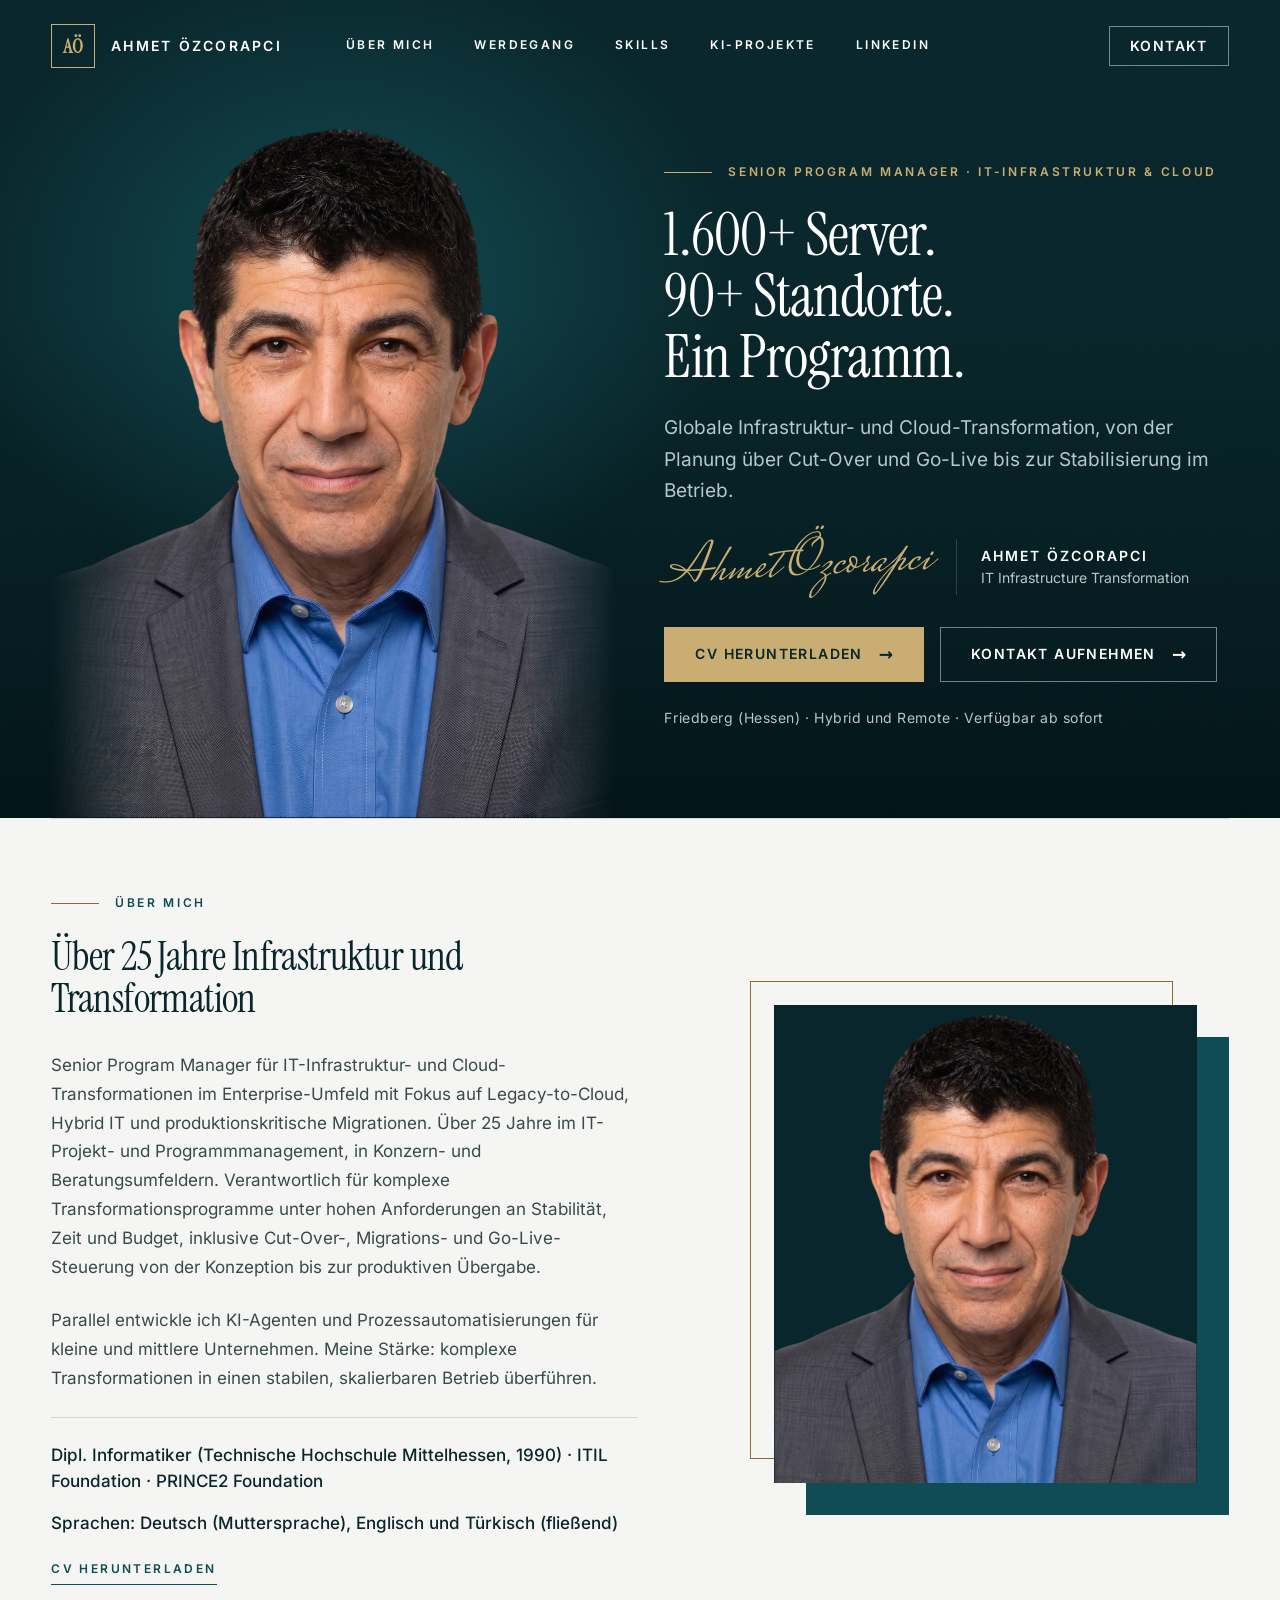
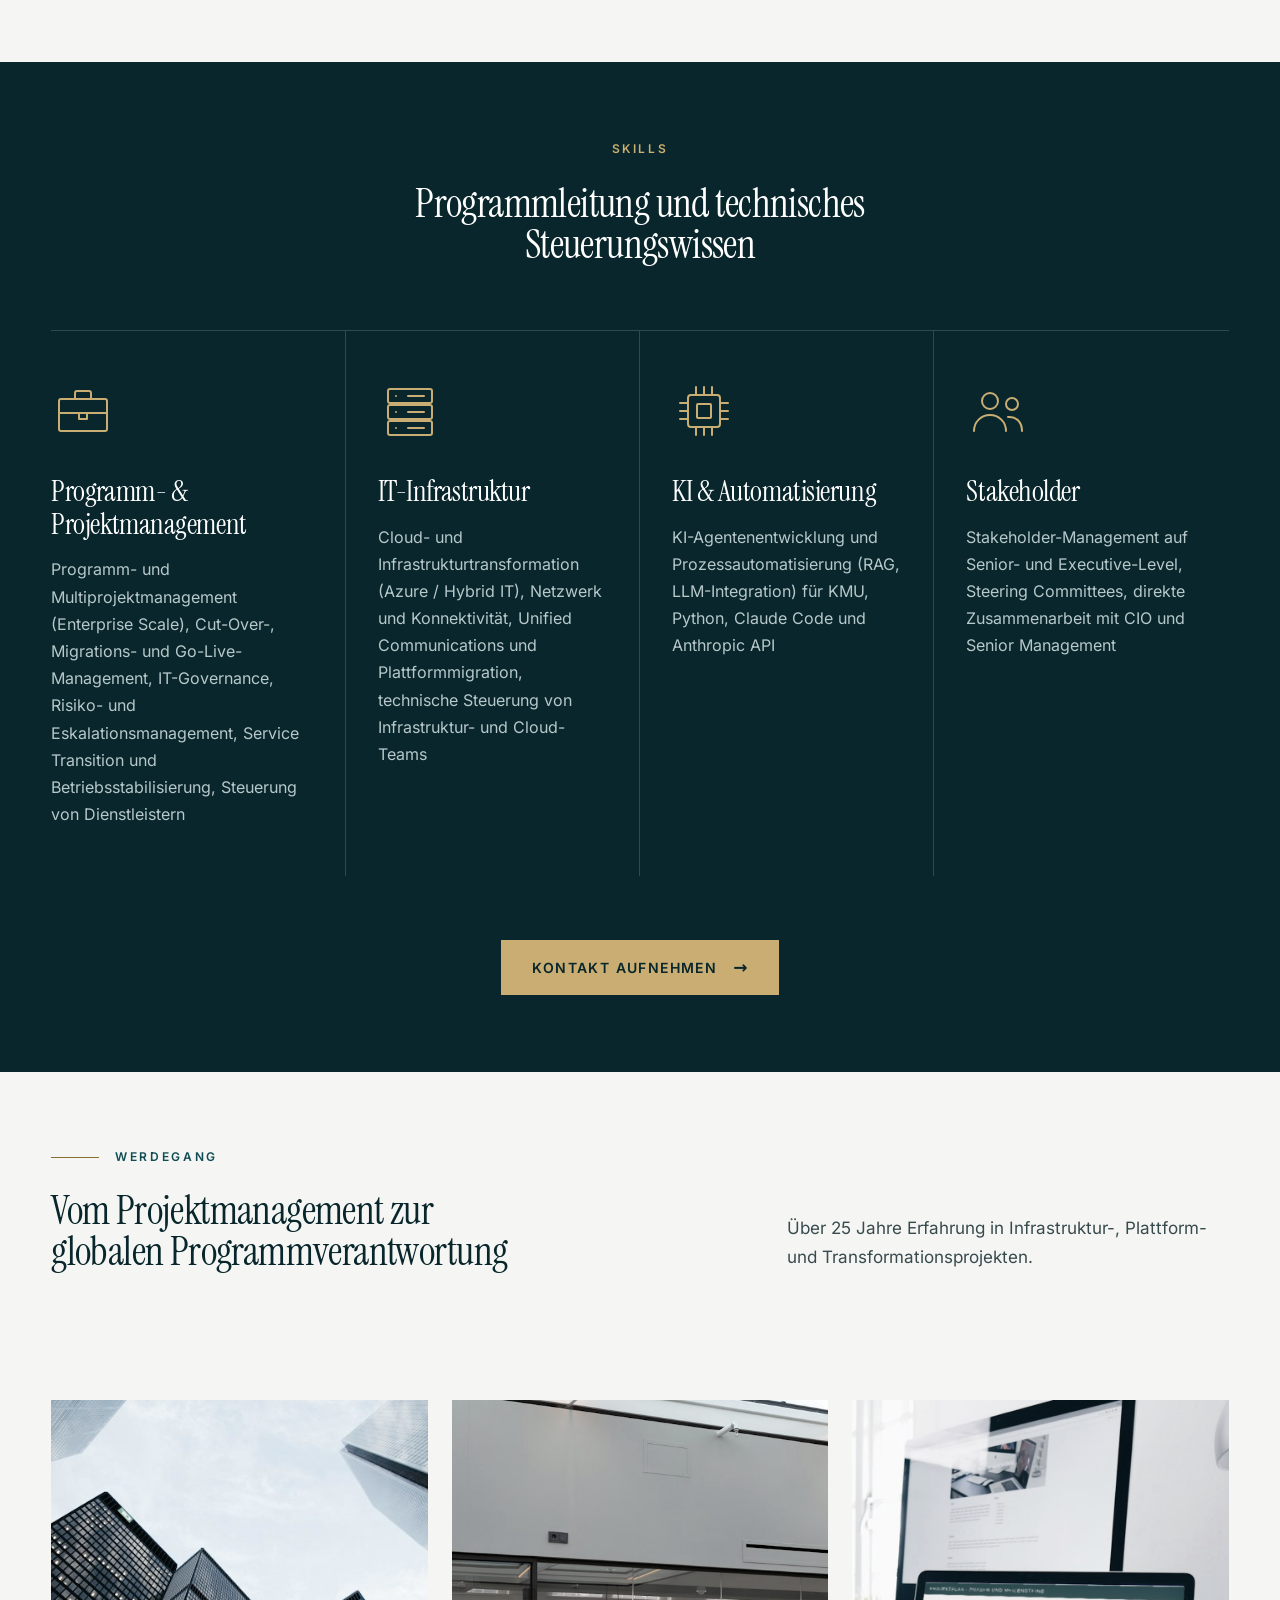
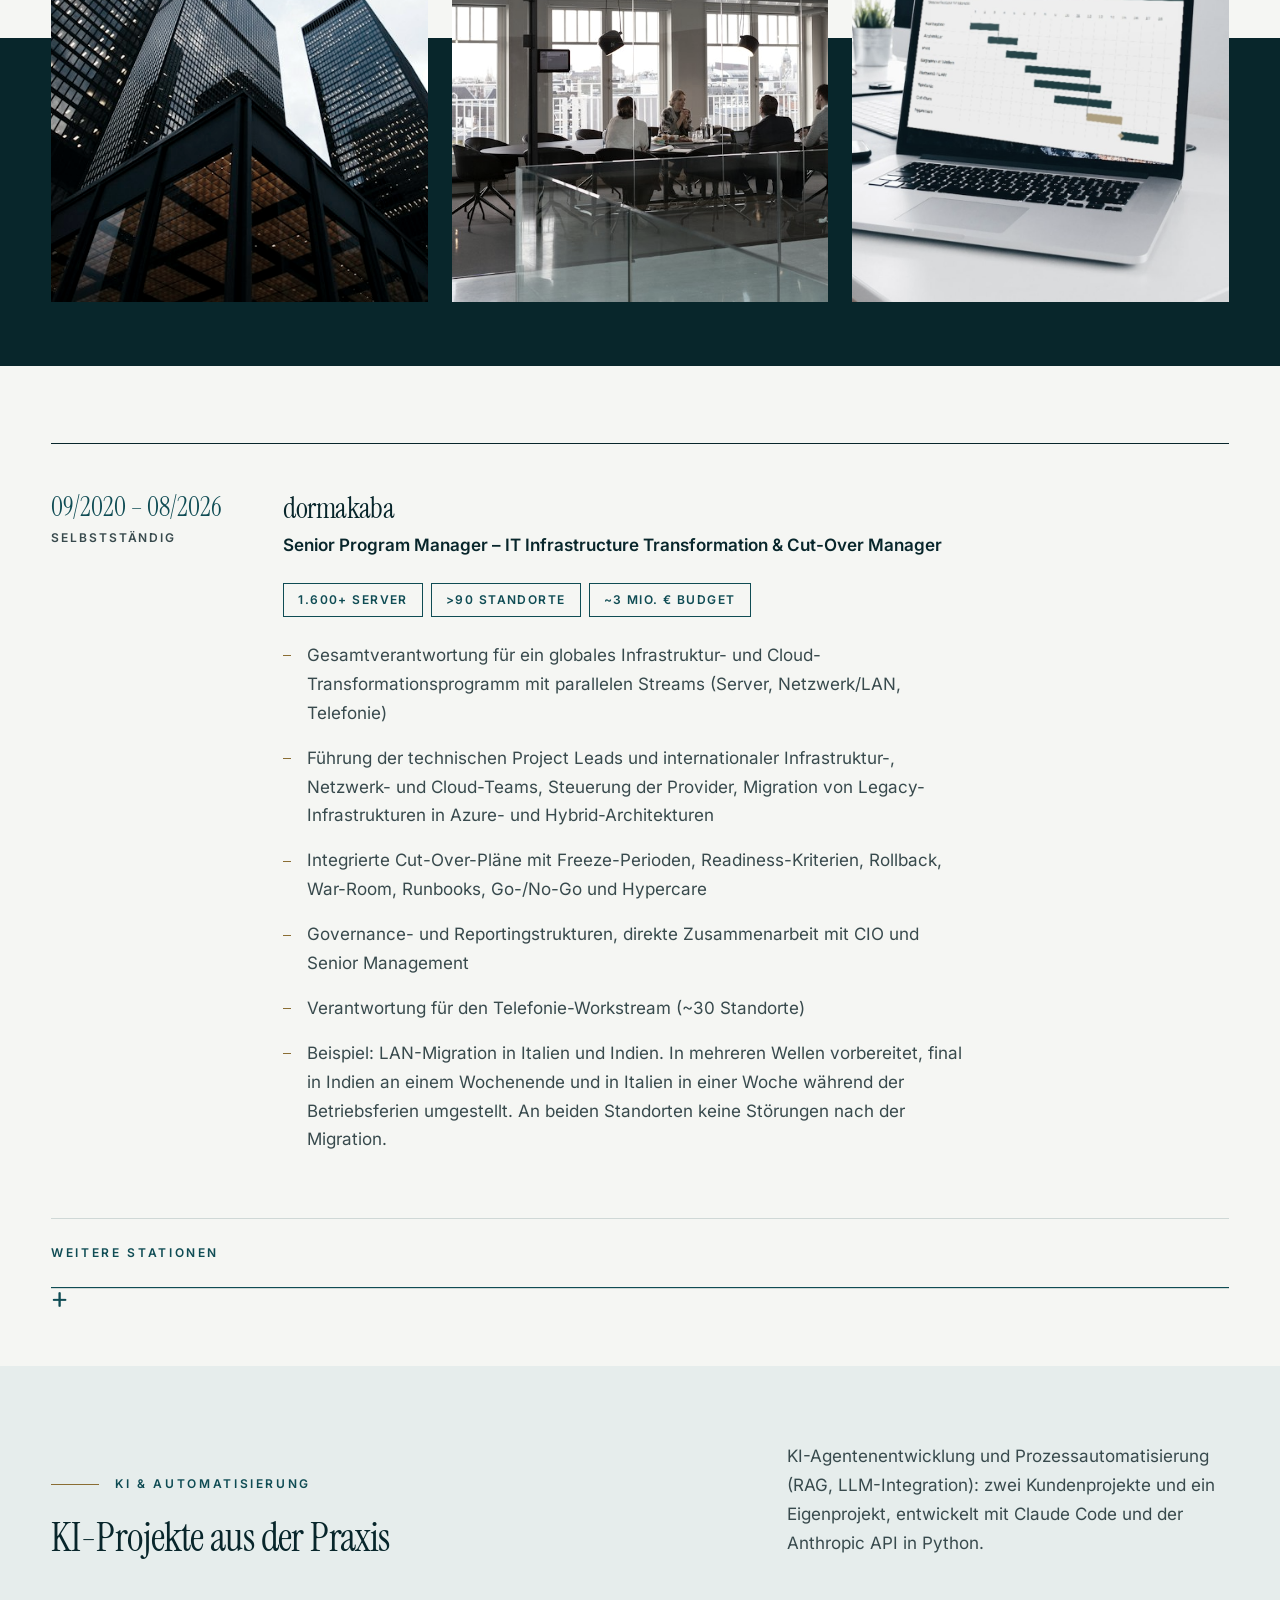
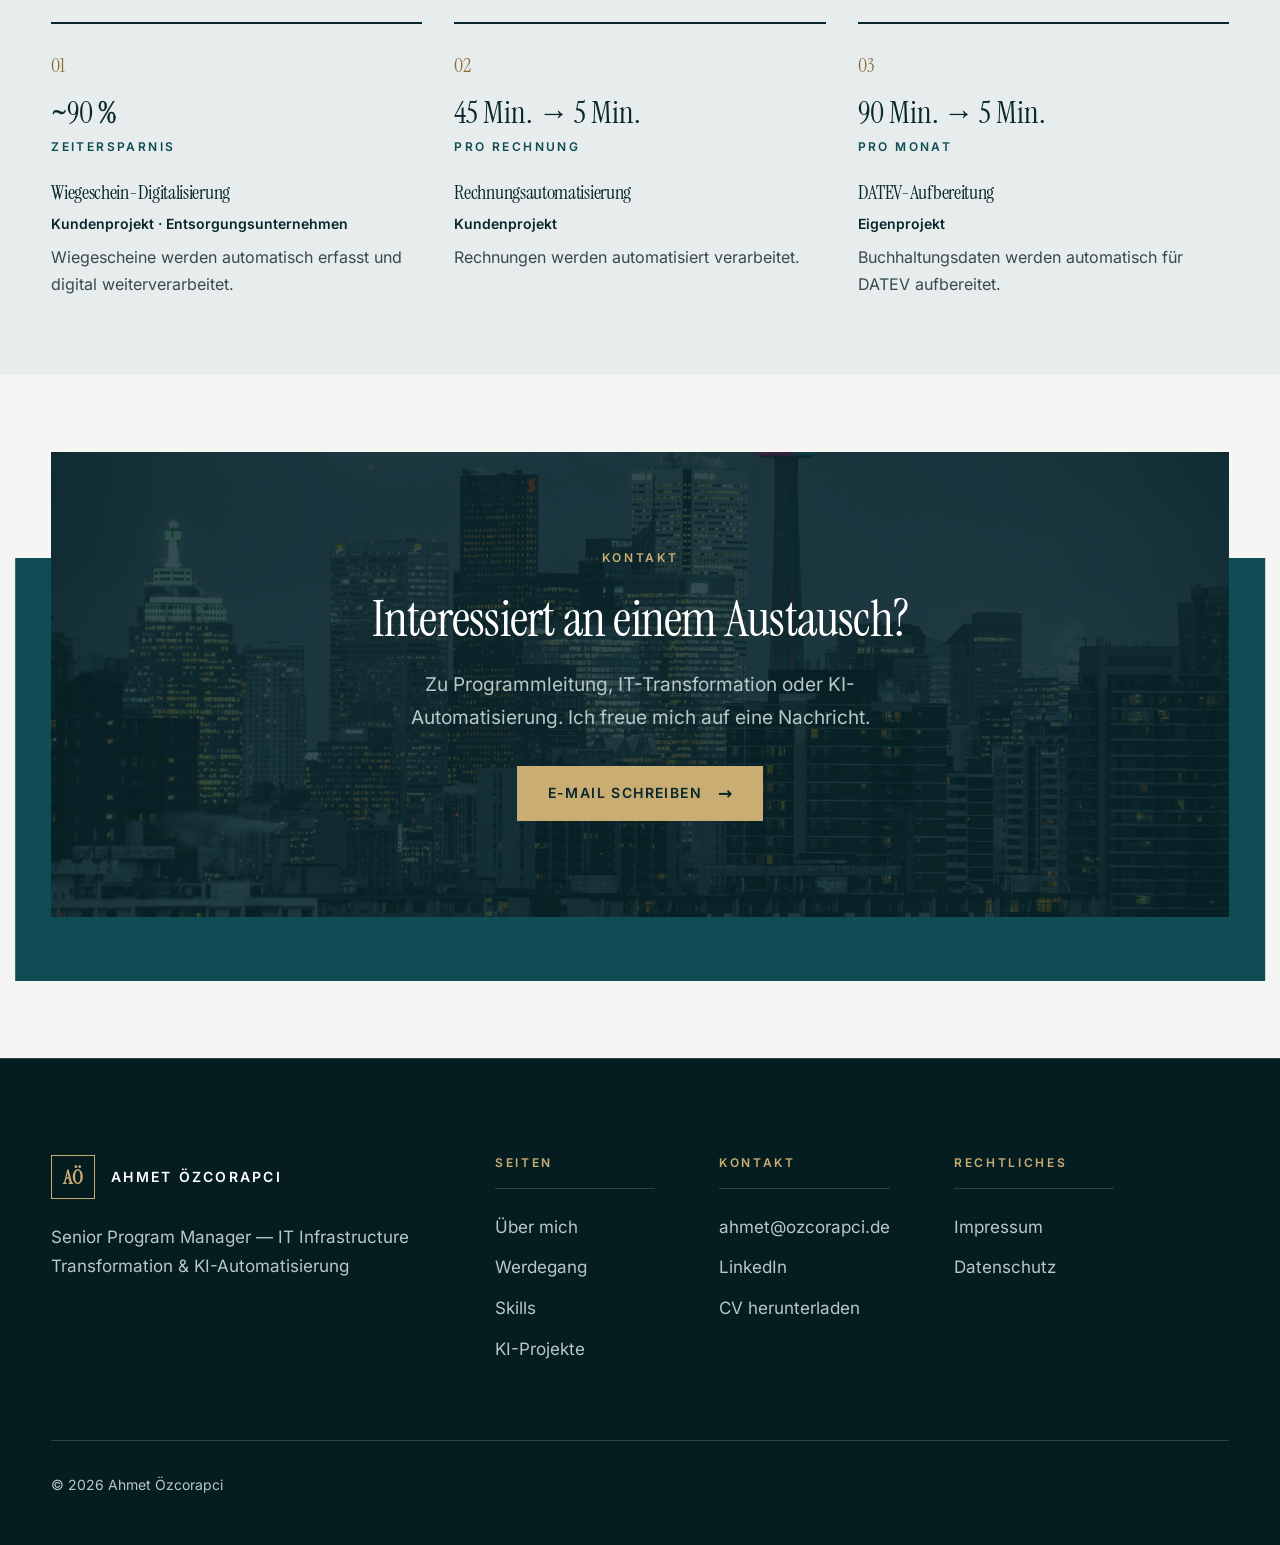
<file: index.html>
<!DOCTYPE html>
<html lang="de">
<head>
  <meta charset="UTF-8">
  <meta name="viewport" content="width=device-width, initial-scale=1">
  <meta name="theme-color" content="#08262b">
  <title>Ahmet Özcorapci — Senior Program Manager IT Infrastructure Transformation &amp; KI-Automatisierung</title>
  <meta name="description" content="Ahmet Özcorapci: Senior Program Manager für IT-Infrastruktur- und Cloud-Transformationen im Enterprise-Umfeld. Zusätzlich KI-Agenten und Prozessautomatisierung für KMU.">
  <meta property="og:title" content="Ahmet Özcorapci — Senior Program Manager IT Infrastructure Transformation">
  <meta property="og:description" content="Programmleitung für IT-Infrastruktur- und Cloud-Transformationen im Enterprise-Umfeld, dazu KI-Automatisierung für KMU.">
  <meta property="og:image" content="https://ozcorapci.de/assets/img/og-image.jpg?v=4">
  <meta property="og:url" content="https://ozcorapci.de/">
  <link rel="canonical" href="https://ozcorapci.de/">
  <meta property="og:type" content="website">
  <link rel="icon" href="assets/img/favicon.svg" type="image/svg+xml">
  <link rel="stylesheet" href="css/styles.css?v=44">
</head>
<body>
  <a class="skip-link" href="#main">Zum Inhalt springen</a>

  <header class="header" id="siteHeader">
    <div class="header-content">
      <div class="header-left">
        <a class="brand" href="#top" aria-label="Ahmet Özcorapci, zur Startseite">Ahmet Özcorapci</a>
        <nav class="nav-menu" id="mainNav" aria-label="Hauptnavigation">
          <a class="nav-link" href="#about">Über mich</a><a class="nav-link" href="#experience">Werdegang</a><a class="nav-link" href="#skills">Skills</a><a class="nav-link" href="#ki">KI-Projekte</a><a class="nav-link" href="https://www.linkedin.com/in/ahmet-özcorapci/" target="_blank" rel="noopener noreferrer">LinkedIn<span class="sr"> (öffnet in neuem Tab)</span></a>
          <a class="nav-link nav-contact" href="mailto:ahmet@ozcorapci.de">Kontakt</a>
        </nav>
      </div>
      <button class="menu-toggle" id="menuToggle" aria-expanded="false" aria-controls="mainNav"><span class="sr">Menü</span></button>
      <div class="header-right"><a class="btn btn-primary btn-small" href="mailto:ahmet@ozcorapci.de">Kontakt</a></div>
    </div>
  </header>

  <main id="main">
    <section class="hero dark" id="top">
      <div class="container">
        <div class="hero-wrapper">
          <div class="hero-left">
            <img src="assets/img/profilbild-freigestellt.webp?v=3" alt="Porträtfoto von Ahmet Özcorapci" width="1127" height="1399">
          </div>
          <div class="hero-right">
            <div class="subtitle-wrap"><p class="subtitle">Senior Program Manager · IT-Infrastruktur &amp; Cloud</p></div>
            <h1><span class="nowrap">1.600+ Server.</span> <span class="nowrap">90+ Standorte.</span> <span class="nowrap">Ein Programm.</span></h1>
            <p class="lead">Globale Infrastruktur- und Cloud-Transformation, von der Planung über Cut-Over und Go-Live bis zur Stabilisierung im Betrieb.</p>
            <div class="coach">
              <span class="signature" aria-hidden="true">Ahmet Özcorapci</span>
              <div class="coach-divider" aria-hidden="true"></div>
              <div>
                <div class="coach-name">Ahmet Özcorapci</div>
                <p class="coach-work">IT Infrastructure Transformation</p>
              </div>
            </div>
            <div class="btn-row">
              <a class="btn btn-primary" href="assets/docs/CV_Ahmet_Oezcorapci.pdf?v=2" download>CV herunterladen</a>
              <a class="btn btn-secondary" href="mailto:ahmet@ozcorapci.de">Kontakt aufnehmen</a>
            </div>
            <p class="hero-meta">Friedberg (Hessen) · Hybrid und Remote · Verfügbar ab sofort</p>
          </div>
        </div>
      </div>
    </section>

    <div class="rule" aria-hidden="true"></div>

    <section class="section" id="about">
      <div class="container">
        <div class="about-wrapper">
          <div class="about-left">
            <div class="subtitle-wrap"><p class="subtitle">Über mich</p></div>
            <h2>Über 25 Jahre Infrastruktur und Transformation</h2>
            <p class="paragraph">Senior Program Manager für IT-Infrastruktur- und Cloud-Transformationen im Enterprise-Umfeld mit Fokus auf Legacy-to-Cloud, Hybrid IT und produktionskritische Migrationen. Über 25 Jahre im IT-Projekt- und Programmmanagement, in Konzern- und Beratungsumfeldern. Verantwortlich für komplexe Transformationsprogramme unter hohen Anforderungen an Stabilität, Zeit und Budget, inklusive Cut-Over-, Migrations- und Go-Live-Steuerung von der Konzeption bis zur produktiven Übergabe.</p>
            <p class="paragraph">Parallel entwickle ich KI-Agenten und Prozessautomatisierungen für kleine und mittlere Unternehmen. Meine Stärke: komplexe Transformationen in einen stabilen, skalierbaren Betrieb überführen.</p>
            <p class="about-meta">Dipl. Informatiker (Technische Hochschule Mittelhessen, 1990) · ITIL Foundation · PRINCE2 Foundation</p>
            <p class="about-meta">Sprachen: Deutsch (Muttersprache), Englisch und Türkisch (fließend)</p>
            <a class="text-link" href="assets/docs/CV_Ahmet_Oezcorapci.pdf?v=2" download>CV herunterladen</a>
          </div>
          <div class="about-right">
            <div class="frame">
              <img src="assets/img/profilbild-freigestellt.webp?v=3" alt="Porträtfoto von Ahmet Özcorapci" width="1127" height="1399" loading="lazy">
            </div>
          </div>
        </div>
      </div>
    </section>

    <section class="section dark services" id="skills">
      <div class="container">
        <span class="subtitle-plain">Skills</span>
        <h2>Programmleitung und technisches Steuerungswissen</h2>
        <div class="services-grid swipe" tabindex="0" role="group" aria-label="Skills, seitlich wischbar">
          <article class="service">
            <div class="service-icon" aria-hidden="true"><svg viewBox="0 0 64 64" fill="none" stroke="currentColor" stroke-width="2" stroke-linecap="round" stroke-linejoin="round"><rect x="8" y="20" width="48" height="32" rx="2"/><path d="M24 20v-6a2 2 0 0 1 2-2h12a2 2 0 0 1 2 2v6"/><path d="M8 34h48"/><path d="M28 34v6h8v-6"/></svg></div>
            <h3>Programm- &amp; Projektmanagement</h3>
            <p>Programm- und Multiprojektmanagement (Enterprise Scale), Cut-Over-, Migrations- und Go-Live-Management, IT-Governance, Risiko- und Eskalationsmanagement, Service Transition und Betriebsstabilisierung, Steuerung von Dienstleistern</p>
          </article>
          <article class="service">
            <div class="service-icon" aria-hidden="true"><svg viewBox="0 0 64 64" fill="none" stroke="currentColor" stroke-width="2" stroke-linecap="round" stroke-linejoin="round"><rect x="10" y="10" width="44" height="14" rx="2"/><rect x="10" y="26" width="44" height="14" rx="2"/><rect x="10" y="42" width="44" height="14" rx="2"/><path d="M18 17h.01M18 33h.01M18 49h.01M30 17h16M30 33h16M30 49h16"/></svg></div>
            <h3>IT-Infrastruktur</h3>
            <p>Cloud- und Infrastrukturtransformation (Azure / Hybrid IT), Netzwerk und Konnektivität, Unified Communications und Plattformmigration, technische Steuerung von Infrastruktur- und Cloud-Teams</p>
          </article>
          <article class="service">
            <div class="service-icon" aria-hidden="true"><svg viewBox="0 0 64 64" fill="none" stroke="currentColor" stroke-width="2" stroke-linecap="round" stroke-linejoin="round"><rect x="16" y="16" width="32" height="32" rx="3"/><rect x="25" y="25" width="14" height="14" rx="1"/><path d="M24 8v8M32 8v8M40 8v8M24 48v8M32 48v8M40 48v8M8 24h8M8 32h8M8 40h8M48 24h8M48 32h8M48 40h8"/></svg></div>
            <h3>KI &amp; Automatisierung</h3>
            <p>KI-Agentenentwicklung und Prozessautomatisierung (RAG, LLM-Integration) für KMU, Python, Claude Code und Anthropic API</p>
          </article>
          <article class="service">
            <div class="service-icon" aria-hidden="true"><svg viewBox="0 0 64 64" fill="none" stroke="currentColor" stroke-width="2" stroke-linecap="round" stroke-linejoin="round"><circle cx="24" cy="22" r="8"/><path d="M8 52c0-9 7-16 16-16s16 7 16 16"/><circle cx="46" cy="25" r="6"/><path d="M42 38c8-1 14 5 14 14"/></svg></div>
            <h3>Stakeholder</h3>
            <p>Stakeholder-Management auf Senior- und Executive-Level, Steering Committees, direkte Zusammenarbeit mit CIO und Senior Management</p>
          </article>
        </div>
        <a class="btn btn-primary" href="mailto:ahmet@ozcorapci.de">Kontakt aufnehmen</a>
      </div>
    </section>

    <section class="section section-tight" id="experience">
      <div class="container">
        <div class="split-head">
          <div>
            <div class="subtitle-wrap"><p class="subtitle">Werdegang</p></div>
            <h2>Vom Projektmanagement zur globalen Programmverantwortung</h2>
          </div>
          <p>Über 25 Jahre Erfahrung in Infrastruktur-, Plattform- und Transformationsprojekten.</p>
        </div>
      </div>
    </section>

    <div class="photo-strip">
      <div class="container">
        <div class="photo-grid">
          <img src="assets/img/strip-hochhaeuser.jpg" alt="Hochhäuser von unten fotografiert (Symbolbild)" width="900" height="1200" loading="lazy">
          <img src="assets/img/strip-meeting.jpg" style="object-position: 38% 50%" alt="Meetingraum mit Teilnehmern hinter einer Glaswand (Symbolbild)" width="900" height="1200" loading="lazy">
          <img src="assets/img/strip-projektplan-petrol.jpg?v=2" alt="Laptop mit Gantt-Diagramm auf einem Büroschreibtisch (Symbolbild)" width="900" height="1200" loading="lazy">
        </div>
      </div>
    </div>

    <section class="section section-jobs">
      <div class="container">
        <ul class="jobs">
          <li class="job">
            <div class="job-period">09/2020 – 08/2026<span class="job-type">Selbstständig</span></div>
            <div>
              <h3>dormakaba</h3>
              <div class="job-role">Senior Program Manager – IT Infrastructure Transformation &amp; Cut-Over Manager</div>
              <ul class="job-stats" aria-label="Kennzahlen dormakaba">
                <li class="badge">1.600+ Server</li>
                <li class="badge">&gt;90 Standorte</li>
                <li class="badge">~3 Mio. € Budget</li>
              </ul>
              <ul class="job-points">
                <li>Gesamtverantwortung für ein globales Infrastruktur- und Cloud-Transformationsprogramm mit parallelen Streams (Server, Netzwerk/LAN, Telefonie)</li>
                <li>Führung der technischen Project Leads und internationaler Infrastruktur-, Netzwerk- und Cloud-Teams, Steuerung der Provider, Migration von Legacy-Infrastrukturen in Azure- und Hybrid-Architekturen</li>
                <li>Integrierte Cut-Over-Pläne mit Freeze-Perioden, Readiness-Kriterien, Rollback, War-Room, Runbooks, Go-/No-Go und Hypercare</li>
                <li>Governance- und Reportingstrukturen, direkte Zusammenarbeit mit CIO und Senior Management</li>
                <li>Verantwortung für den Telefonie-Workstream (~30 Standorte)</li>
                <li>Beispiel: LAN-Migration in Italien und Indien. In mehreren Wellen vorbereitet, final in Indien an einem Wochenende und in Italien in einer Woche während der Betriebsferien umgestellt. An beiden Standorten keine Störungen nach der Migration.</li>
              </ul>
            </div>
          </li>
          <li class="job-more">
            <details class="more" id="moreJobs">
              <summary class="text-link">Weitere Stationen</summary>
              <ul class="jobs jobs-nested">
          <li class="job">
            <div class="job-period">2016 – 2020<span class="job-type">Selbstständig</span></div>
            <div>
              <h3>Vorwerk</h3>
              <div class="job-role">Project Manager (Programmsteuerung Dokumentenmanagement)</div>
              <p>Projektmanagement im europaweiten IT-Programm Dokumentenmanagement (u. a. Imagemaster-Upgrade) im Konzernumfeld sowie im PMO Sourcing 2.0. Koordination von Fachbereichen, IT und externen Partnern.</p>
            </div>
          </li>
          <li class="job">
            <div class="job-period">2014 – 2016<span class="job-type">Angestellt</span></div>
            <div>
              <h3>ewocon GmbH</h3>
              <div class="job-role">Associate Senior PM Consultant</div>
              <p>Einführung des ewocon Quickstart Model für Portfolio-, Projekt- und Workmanagement (Templates auf Basis PRINCE2), Discovery 360 (agile Workshopmethode) zur Analyse von Business-Anforderungen und Entwicklung von Solution Designs in IT-Kundenprojekten (u. a. Porsche, Wincor Nixdorf, Fresenius Medical Care), beratende Unterstützung beim Aufbau eines IT-Sicherheits-Managementsystems nach ISO 27001.</p>
            </div>
          </li>
          <li class="job">
            <div class="job-period">2013 – 2014<span class="job-type">Selbstständig</span></div>
            <div>
              <h3>Braas Monier</h3>
              <div class="job-role">IT Shared Service Manager (Leitung IT.SSC)</div>
              <p>Fachliche Führung von 3 Service Managern, SLA-Management zwischen Fachbereichen und Providern, Deputy Transition Manager beim Providerwechsel HP → CTS, Rollout und Schulung von über 120 Außendienstmitarbeitern.</p>
            </div>
          </li>
          <li class="job">
            <div class="job-period">2012<span class="job-type">Selbstständig</span></div>
            <div>
              <h3>Hewlett Packard</h3>
              <div class="job-role">Deputy Project Manager</div>
              <p>Outsourcing und Migration der Entwicklungs- und Testumgebungen (Solaris, HP-UX, AIX, x86) eines Telekommunikationsunternehmens ins HP-Rechenzentrum, Pilotierung mit Cloning-Ansatz, Wissenstransfer an das Offshore-Team.</p>
            </div>
          </li>
          <li class="job">
            <div class="job-period">Früher</div>
            <div>
              <h3>Frühere Stationen</h3>
              <ul class="earlier">
                <li><strong>2008 – 2012 Pronovit Excowork (Angestellt):</strong> Project Lead / Deputy Project Manager bei Vodafone (Call-Center-, SMS- und CRM-Projekte), Lieferantenmanagement von der Angebotsphase bis zur Implementierung.</li>
                <li><strong>2005 – 2008 Vodafone (Selbstständig):</strong> Infrastructure Project Manager (Solaris- und Oracle-Upgrades der Test- und Entwicklungsumgebungen im laufenden Betrieb).</li>
                <li><strong>2002 – 2005 Certitude GmbH (Angestellt):</strong> Engagement Manager &amp; Key Account Manager (Team von 1 auf 7 Mitarbeitende, 1,2 Mio. € Budgetverantwortung, disziplinarische Führung mit Leistungsbeurteilung, Gehaltsgesprächen und Einstellungen); o2 Germany: Test Manager (30 Tester, Go-/No-Go-Empfehlung).</li>
                <li><strong>2001 – 2002 Vodafone (Selbstständig):</strong> Senior Consultant, Budget-Controlling-Konzept und Reorganisation einer Abteilung (~30 Mitarbeitende).</li>
                <li><strong>1995 – 2001 American Management Systems, heute CGI (Angestellt):</strong> Principal, u. a. Projektleitung eines EAI-Projekts (10–12 Personen, diAx/Sunrise Zürich, Abrechnung in CHF), Implementierungsplan für ein Migrationswochenende im Customer-Care- und Billing-System, internationale Teams (Brüssel, Lissabon, Warschau).</li>
              </ul>
            </div>
          </li>
              </ul>
            </details>
          </li>
        </ul>
      </div>
    </section>

    <section class="section band" id="ki">
      <div class="container">
        <div class="split-head">
          <div>
            <div class="subtitle-wrap"><p class="subtitle">KI &amp; Automatisierung</p></div>
            <h2>KI-Projekte aus der Praxis</h2>
          </div>
          <p>KI-Agentenentwicklung und Prozessautomatisierung (RAG, LLM-Integration): zwei Kundenprojekte und ein Eigenprojekt, entwickelt mit Claude Code und der Anthropic API in Python.</p>
        </div>

        <div class="ki-cols">
          <details class="ki-col" open>
            <summary>
              <span class="ki-head">
                <span class="ki-no">01</span>
                <span class="ki-number"><span class="thin-glyph">~</span>90<span class="accent-dark thin-glyph"> %</span></span>
                <span class="ki-unit">Zeitersparnis</span>
                <h3>Wiegeschein-Digitalisierung</h3>
              </span>
            </summary>
            <div class="ki-body">
              <p class="ki-tag">Kundenprojekt · Entsorgungsunternehmen</p>
              <p>Wiegescheine werden automatisch erfasst und digital weiterverarbeitet.</p>
            </div>
          </details>
          <details class="ki-col" open>
            <summary>
              <span class="ki-head">
                <span class="ki-no">02</span>
                <span class="ki-number">45 Min.<span class="accent-dark"> → </span>5 Min.</span>
                <span class="ki-unit">pro Rechnung</span>
                <h3>Rechnungsautomatisierung</h3>
              </span>
            </summary>
            <div class="ki-body">
              <p class="ki-tag">Kundenprojekt</p>
              <p>Rechnungen werden automatisiert verarbeitet.</p>
            </div>
          </details>
          <details class="ki-col" open>
            <summary>
              <span class="ki-head">
                <span class="ki-no">03</span>
                <span class="ki-number">90 Min.<span class="accent-dark"> → </span>5 Min.</span>
                <span class="ki-unit">pro Monat</span>
                <h3>DATEV-Aufbereitung</h3>
              </span>
            </summary>
            <div class="ki-body">
              <p class="ki-tag">Eigenprojekt</p>
              <p>Buchhaltungsdaten werden automatisch für DATEV aufbereitet.</p>
            </div>
          </details>
        </div>
      </div>
    </section>

    <section class="cta" id="contact">
      <div class="container">
        <div class="cta-wrap">
          <div class="cta-box">
            <span class="subtitle-plain">Kontakt</span>
            <h2>Interessiert an einem Austausch?</h2>
            <p>Zu Programmleitung, IT-Transformation oder KI-Automatisierung. Ich freue mich auf eine Nachricht.</p>
            <a class="btn btn-primary" href="mailto:ahmet@ozcorapci.de">E-Mail schreiben</a>
          </div>
        </div>
      </div>
    </section>
  </main>

  <footer class="footer">
    <div class="container">
      <div class="footer-grid">
        <div class="footer-brand">
          <a class="brand" href="index.html#top">Ahmet Özcorapci</a>
          <p>Senior Program Manager — IT Infrastructure Transformation &amp; KI-Automatisierung</p>
        </div>
        <div class="footer-col">
          <h2 class="footer-title">Seiten</h2>
          <div class="rule-line"></div>
          <ul>
            <li><a href="index.html#about">Über mich</a></li>
            <li><a href="index.html#experience">Werdegang</a></li>
            <li><a href="index.html#skills">Skills</a></li>
            <li><a href="index.html#ki">KI-Projekte</a></li>
          </ul>
        </div>
        <div class="footer-col">
          <h2 class="footer-title">Kontakt</h2>
          <div class="rule-line"></div>
          <ul>
            <li><a href="mailto:ahmet@ozcorapci.de">ahmet@ozcorapci.de</a></li>
            <li><a href="https://www.linkedin.com/in/ahmet-özcorapci/" target="_blank" rel="noopener noreferrer">LinkedIn</a></li>
            <li><a href="assets/docs/CV_Ahmet_Oezcorapci.pdf?v=2" download>CV herunterladen</a></li>
          </ul>
        </div>
        <div class="footer-col">
          <h2 class="footer-title">Rechtliches</h2>
          <div class="rule-line"></div>
          <ul>
            <li><a href="impressum.html">Impressum</a></li>
            <li><a href="datenschutz.html">Datenschutz</a></li>
          </ul>
        </div>
      </div>
      <div class="footer-bottom">© 2026 Ahmet Özcorapci</div>
    </div>
  </footer>

  <script src="js/main.js?v=4"></script>
</body>
</html>
</file>
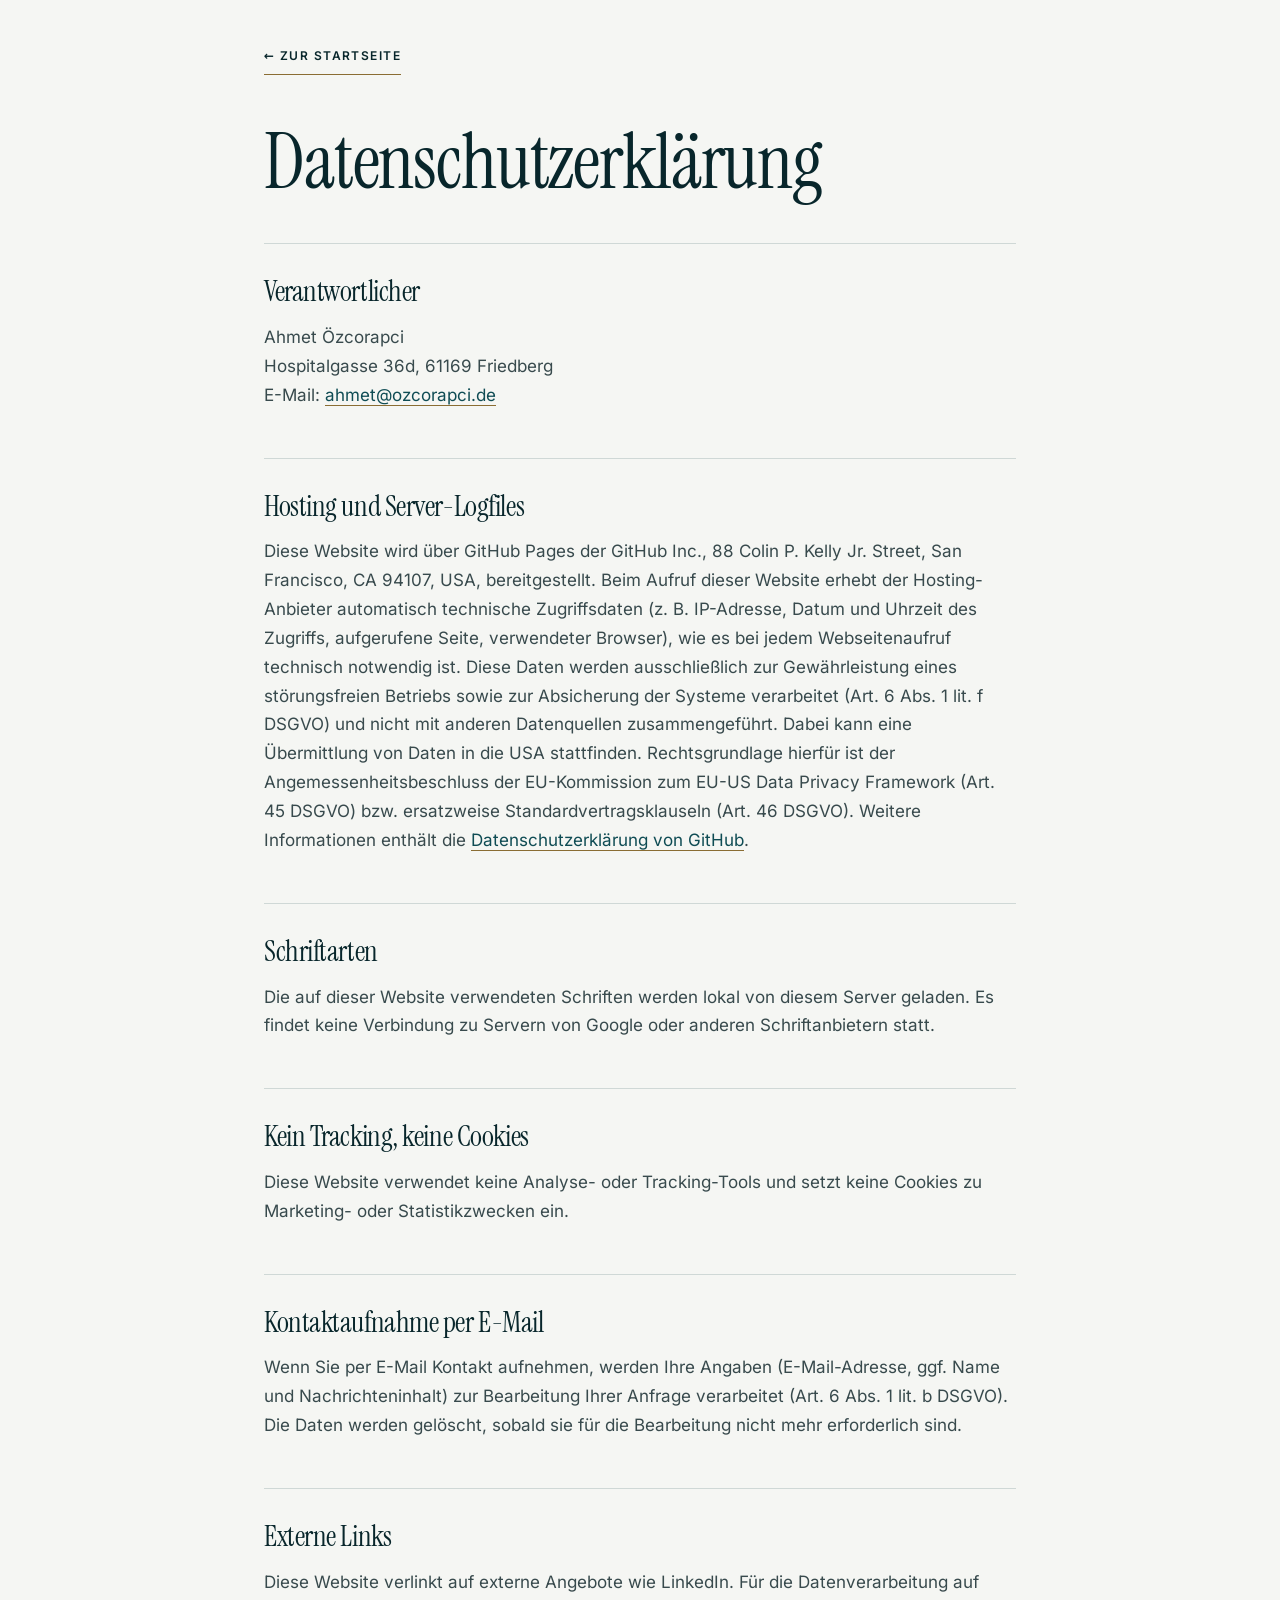
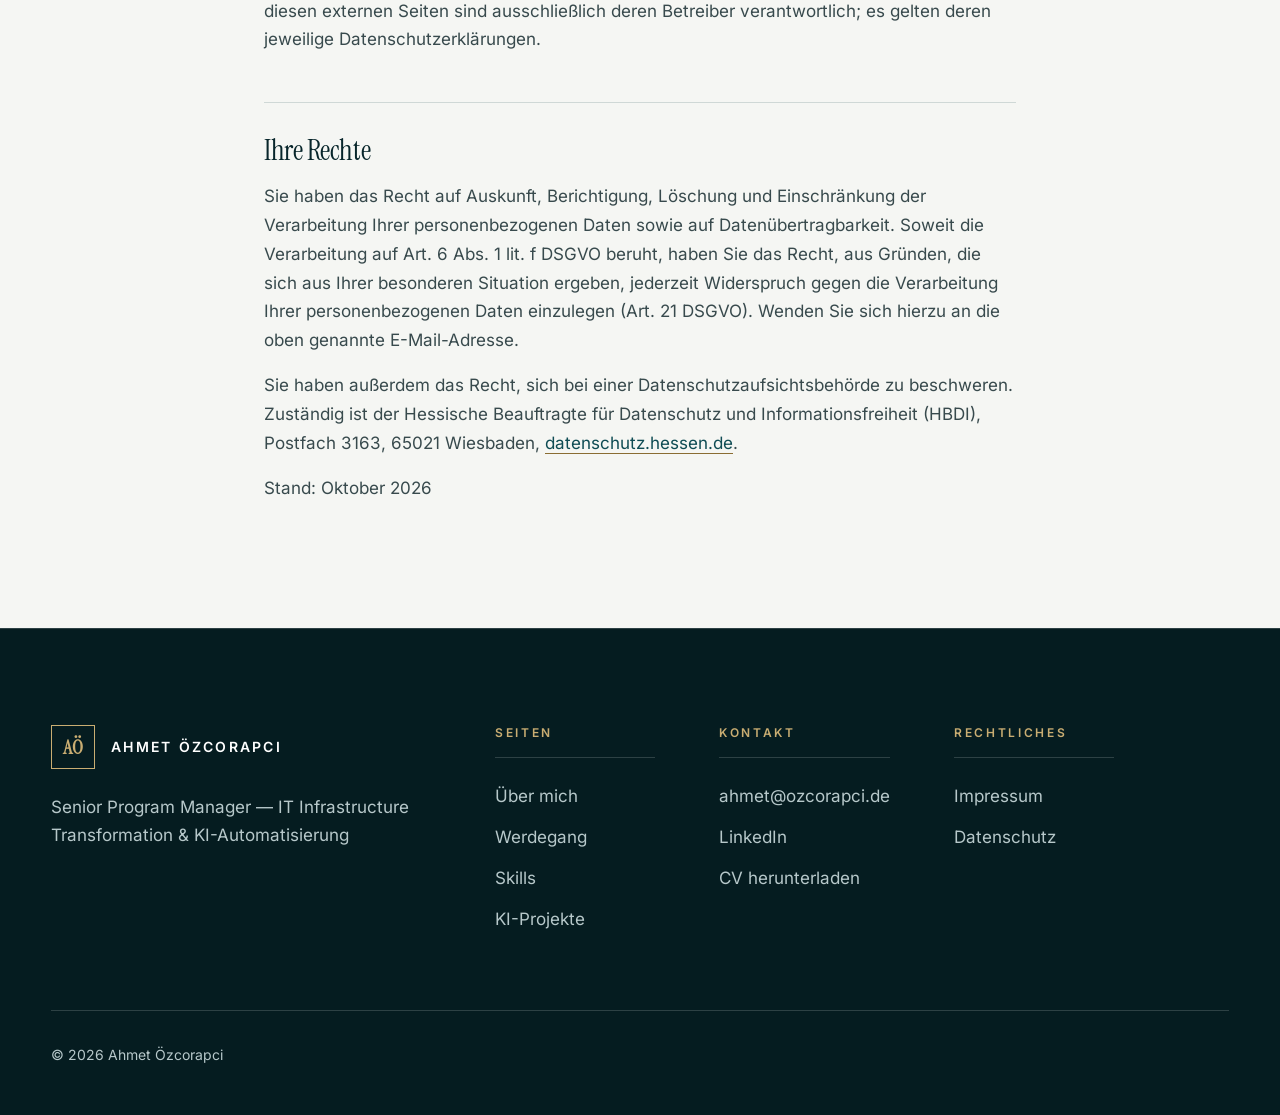
<file: datenschutz.html>
<!DOCTYPE html>
<html lang="de">
<head>
  <meta charset="UTF-8">
  <meta name="viewport" content="width=device-width, initial-scale=1">
  <title>Datenschutzerklärung — Ahmet Özcorapci</title>
  <meta name="robots" content="noindex">
  <link rel="icon" href="assets/img/favicon.svg" type="image/svg+xml">
  <link rel="stylesheet" href="css/styles.css?v=43">
</head>
<body>
  <a class="skip-link" href="#main">Zum Inhalt springen</a>

  <div class="legal-page">
    <nav class="legal-nav" aria-label="Hauptnavigation">
      <a href="index.html">← Zur Startseite</a>
    </nav>

    <main id="main" class="legal-content">
      <h1>Datenschutzerklärung</h1>

      <section class="card">
        <h2>Verantwortlicher</h2>
        <p>
          Ahmet Özcorapci<br>
          Hospitalgasse 36d, 61169 Friedberg<br>
          E-Mail: <a href="mailto:ahmet@ozcorapci.de">ahmet@ozcorapci.de</a>
        </p>
      </section>

      <section class="card">
        <h2>Hosting und Server-Logfiles</h2>
        <p>Diese Website wird über GitHub Pages der GitHub Inc., 88 Colin P. Kelly Jr. Street, San Francisco, CA 94107, USA, bereitgestellt. Beim Aufruf dieser Website erhebt der Hosting-Anbieter automatisch technische Zugriffsdaten (z. B. IP-Adresse, Datum und Uhrzeit des Zugriffs, aufgerufene Seite, verwendeter Browser), wie es bei jedem Webseitenaufruf technisch notwendig ist. Diese Daten werden ausschließlich zur Gewährleistung eines störungsfreien Betriebs sowie zur Absicherung der Systeme verarbeitet (Art. 6 Abs. 1 lit. f DSGVO) und nicht mit anderen Datenquellen zusammengeführt. Dabei kann eine Übermittlung von Daten in die USA stattfinden. Rechtsgrundlage hierfür ist der Angemessenheitsbeschluss der EU-Kommission zum EU-US Data Privacy Framework (Art. 45 DSGVO) bzw. ersatzweise Standardvertragsklauseln (Art. 46 DSGVO). Weitere Informationen enthält die <a href="https://docs.github.com/de/site-policy/privacy-policies/github-general-privacy-statement" target="_blank" rel="noopener noreferrer">Datenschutzerklärung von GitHub</a>.</p>
      </section>

      <section class="card">
        <h2>Schriftarten</h2>
        <p>Die auf dieser Website verwendeten Schriften werden lokal von diesem Server geladen. Es findet keine Verbindung zu Servern von Google oder anderen Schriftanbietern statt.</p>
      </section>

      <section class="card">
        <h2>Kein Tracking, keine Cookies</h2>
        <p>Diese Website verwendet keine Analyse- oder Tracking-Tools und setzt keine Cookies zu Marketing- oder Statistikzwecken ein.</p>
      </section>

      <section class="card">
        <h2>Kontaktaufnahme per E-Mail</h2>
        <p>Wenn Sie per E-Mail Kontakt aufnehmen, werden Ihre Angaben (E-Mail-Adresse, ggf. Name und Nachrichteninhalt) zur Bearbeitung Ihrer Anfrage verarbeitet (Art. 6 Abs. 1 lit. b DSGVO). Die Daten werden gelöscht, sobald sie für die Bearbeitung nicht mehr erforderlich sind.</p>
      </section>

      <section class="card">
        <h2>Externe Links</h2>
        <p>Diese Website verlinkt auf externe Angebote wie LinkedIn. Für die Datenverarbeitung auf diesen externen Seiten sind ausschließlich deren Betreiber verantwortlich; es gelten deren jeweilige Datenschutzerklärungen.</p>
      </section>

      <section class="card">
        <h2>Ihre Rechte</h2>
        <p>Sie haben das Recht auf Auskunft, Berichtigung, Löschung und Einschränkung der Verarbeitung Ihrer personenbezogenen Daten sowie auf Datenübertragbarkeit. Soweit die Verarbeitung auf Art. 6 Abs. 1 lit. f DSGVO beruht, haben Sie das Recht, aus Gründen, die sich aus Ihrer besonderen Situation ergeben, jederzeit Widerspruch gegen die Verarbeitung Ihrer personenbezogenen Daten einzulegen (Art. 21 DSGVO). Wenden Sie sich hierzu an die oben genannte E-Mail-Adresse.</p>
        <p>Sie haben außerdem das Recht, sich bei einer Datenschutzaufsichtsbehörde zu beschweren. Zuständig ist der Hessische Beauftragte für Datenschutz und Informationsfreiheit (HBDI), Postfach 3163, 65021 Wiesbaden, <a href="https://datenschutz.hessen.de" target="_blank" rel="noopener noreferrer">datenschutz.hessen.de</a>.</p>
        <p>Stand: Oktober 2026</p>
      </section>
    </main>
  </div>
  <footer class="footer">
    <div class="container">
      <div class="footer-grid">
        <div class="footer-brand">
          <a class="brand" href="index.html#top">Ahmet Özcorapci</a>
          <p>Senior Program Manager — IT Infrastructure Transformation &amp; KI-Automatisierung</p>
        </div>
        <div class="footer-col">
          <h2 class="footer-title">Seiten</h2>
          <div class="rule-line"></div>
          <ul>
            <li><a href="index.html#about">Über mich</a></li>
            <li><a href="index.html#experience">Werdegang</a></li>
            <li><a href="index.html#skills">Skills</a></li>
            <li><a href="index.html#ki">KI-Projekte</a></li>
          </ul>
        </div>
        <div class="footer-col">
          <h2 class="footer-title">Kontakt</h2>
          <div class="rule-line"></div>
          <ul>
            <li><a href="mailto:ahmet@ozcorapci.de">ahmet@ozcorapci.de</a></li>
            <li><a href="https://www.linkedin.com/in/ahmet-özcorapci/" target="_blank" rel="noopener noreferrer">LinkedIn</a></li>
            <li><a href="assets/docs/CV_Ahmet_Oezcorapci.pdf" download>CV herunterladen</a></li>
          </ul>
        </div>
        <div class="footer-col">
          <h2 class="footer-title">Rechtliches</h2>
          <div class="rule-line"></div>
          <ul>
            <li><a href="impressum.html">Impressum</a></li>
            <li><a href="datenschutz.html">Datenschutz</a></li>
          </ul>
        </div>
      </div>
      <div class="footer-bottom">© 2026 Ahmet Özcorapci</div>
    </div>
  </footer>
</body>
</html>
</file>
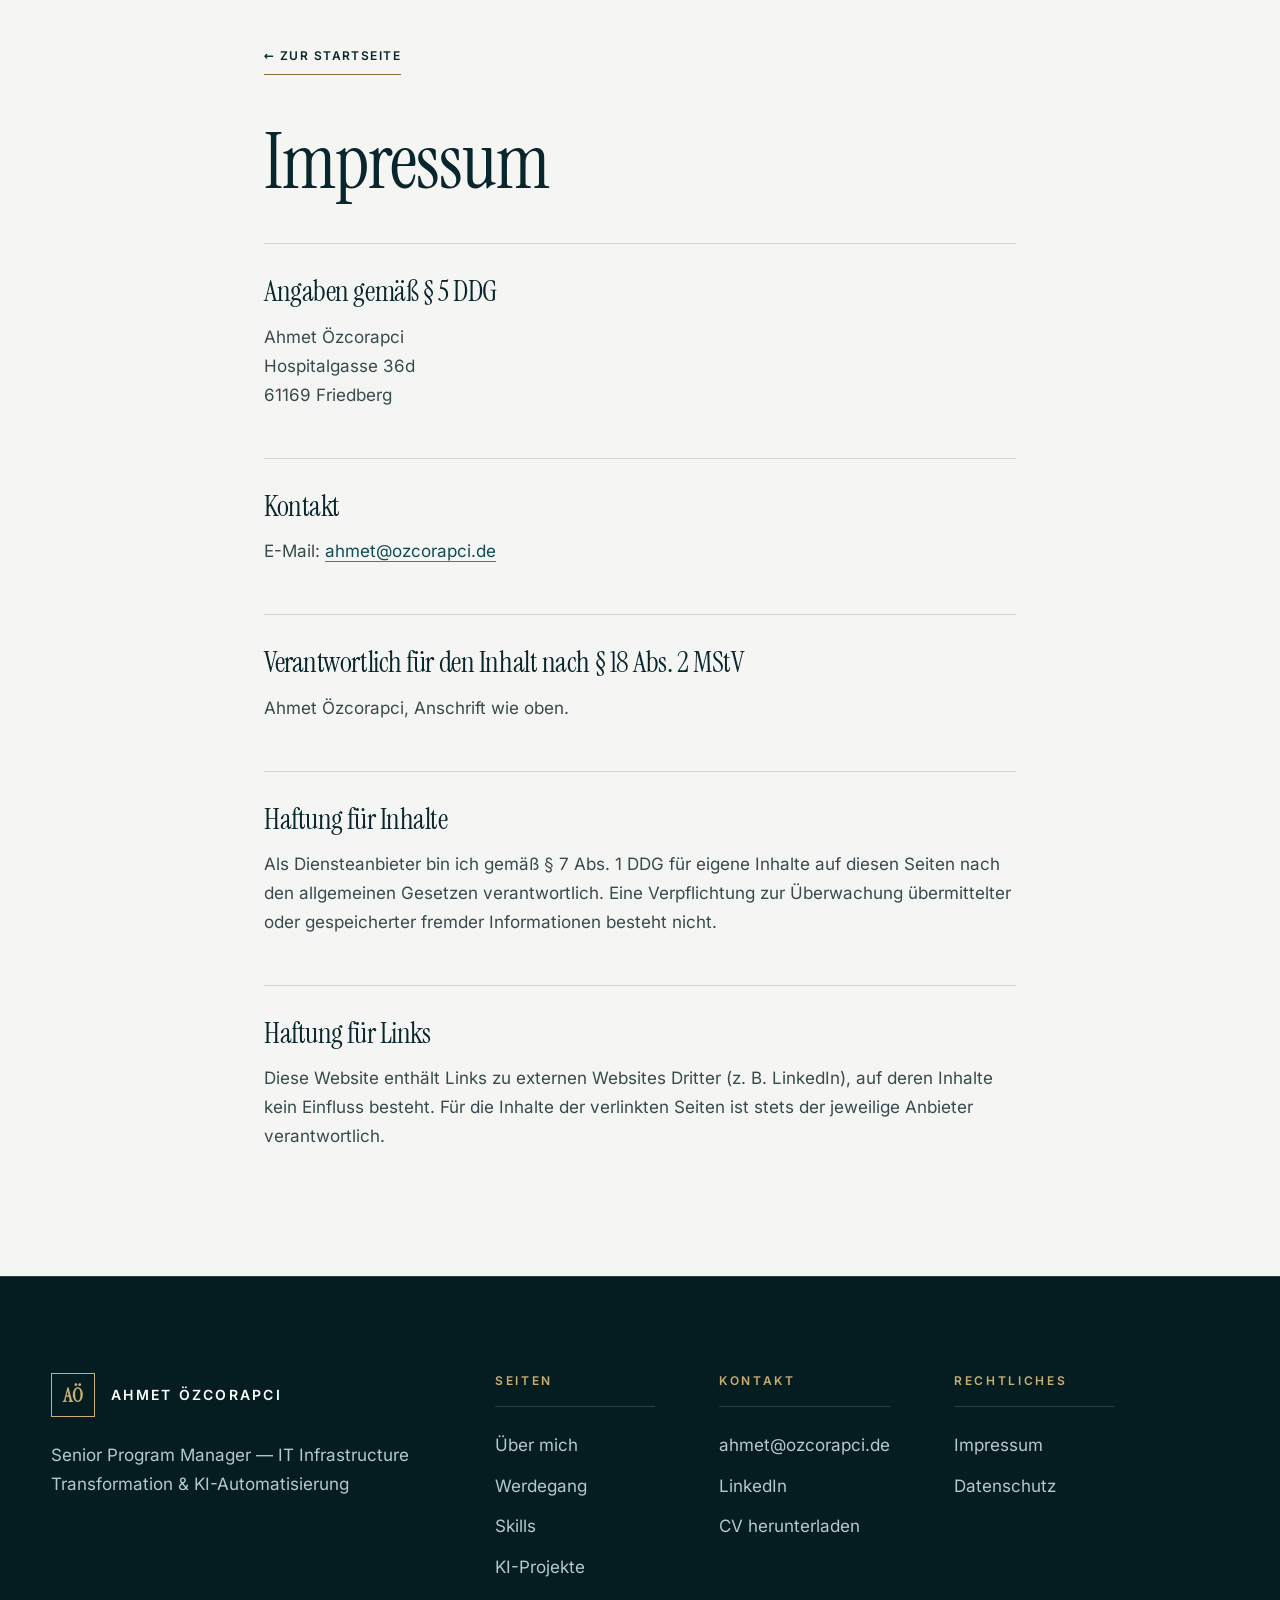
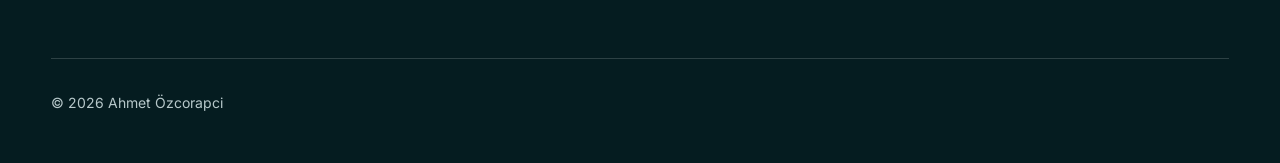
<file: impressum.html>
<!DOCTYPE html>
<html lang="de">
<head>
  <meta charset="UTF-8">
  <meta name="viewport" content="width=device-width, initial-scale=1">
  <title>Impressum — Ahmet Özcorapci</title>
  <meta name="robots" content="noindex">
  <link rel="icon" href="assets/img/favicon.svg" type="image/svg+xml">
  <link rel="stylesheet" href="css/styles.css?v=43">
</head>
<body>
  <a class="skip-link" href="#main">Zum Inhalt springen</a>

  <div class="legal-page">
    <nav class="legal-nav" aria-label="Hauptnavigation">
      <a href="index.html">← Zur Startseite</a>
    </nav>

    <main id="main" class="legal-content">
      <h1>Impressum</h1>

      <section class="card">
        <h2>Angaben gemäß § 5 DDG</h2>
        <p>
          Ahmet Özcorapci<br>
          Hospitalgasse 36d<br>
          61169 Friedberg
        </p>
      </section>

      <section class="card">
        <h2>Kontakt</h2>
        <p>
          E-Mail: <a href="mailto:ahmet@ozcorapci.de">ahmet@ozcorapci.de</a>
        </p>
      </section>

      <section class="card">
        <h2>Verantwortlich für den Inhalt nach § 18 Abs. 2 MStV</h2>
        <p>Ahmet Özcorapci, Anschrift wie oben.</p>
      </section>

      <section class="card">
        <h2>Haftung für Inhalte</h2>
        <p>Als Diensteanbieter bin ich gemäß § 7 Abs. 1 DDG für eigene Inhalte auf diesen Seiten nach den allgemeinen Gesetzen verantwortlich. Eine Verpflichtung zur Überwachung übermittelter oder gespeicherter fremder Informationen besteht nicht.</p>
      </section>

      <section class="card">
        <h2>Haftung für Links</h2>
        <p>Diese Website enthält Links zu externen Websites Dritter (z. B. LinkedIn), auf deren Inhalte kein Einfluss besteht. Für die Inhalte der verlinkten Seiten ist stets der jeweilige Anbieter verantwortlich.</p>
      </section>
    </main>
  </div>
  <footer class="footer">
    <div class="container">
      <div class="footer-grid">
        <div class="footer-brand">
          <a class="brand" href="index.html#top">Ahmet Özcorapci</a>
          <p>Senior Program Manager — IT Infrastructure Transformation &amp; KI-Automatisierung</p>
        </div>
        <div class="footer-col">
          <h2 class="footer-title">Seiten</h2>
          <div class="rule-line"></div>
          <ul>
            <li><a href="index.html#about">Über mich</a></li>
            <li><a href="index.html#experience">Werdegang</a></li>
            <li><a href="index.html#skills">Skills</a></li>
            <li><a href="index.html#ki">KI-Projekte</a></li>
          </ul>
        </div>
        <div class="footer-col">
          <h2 class="footer-title">Kontakt</h2>
          <div class="rule-line"></div>
          <ul>
            <li><a href="mailto:ahmet@ozcorapci.de">ahmet@ozcorapci.de</a></li>
            <li><a href="https://www.linkedin.com/in/ahmet-özcorapci/" target="_blank" rel="noopener noreferrer">LinkedIn</a></li>
            <li><a href="assets/docs/CV_Ahmet_Oezcorapci.pdf" download>CV herunterladen</a></li>
          </ul>
        </div>
        <div class="footer-col">
          <h2 class="footer-title">Rechtliches</h2>
          <div class="rule-line"></div>
          <ul>
            <li><a href="impressum.html">Impressum</a></li>
            <li><a href="datenschutz.html">Datenschutz</a></li>
          </ul>
        </div>
      </div>
      <div class="footer-bottom">© 2026 Ahmet Özcorapci</div>
    </div>
  </footer>
</body>
</html>
</file>
<file: css/styles.css>
@font-face { font-family: "Instrument Serif"; src: url("../assets/fonts/instrument-serif.woff2") format("woff2"); font-weight: 400; font-style: normal; font-display: swap; }
@font-face { font-family: "Instrument Serif"; src: url("../assets/fonts/instrument-serif-italic.woff2") format("woff2"); font-weight: 400; font-style: italic; font-display: swap; }
@font-face { font-family: "Mrs Saint Delafield"; src: url("../assets/fonts/mrs-saint-delafield.woff2") format("woff2"); font-weight: 400; font-style: normal; font-display: swap; }
@font-face { font-family: "Inter"; src: url("../assets/fonts/inter.woff2") format("woff2"); font-weight: 400 700; font-style: normal; font-display: swap; }
/* Entwurf A — Aufbau wie das Original, neue Haut: Petrol, Messing, Serifenüberschriften, neue Buttons und Icons */
:root {
  --ink: #08262b;
  --ink-deep: #051c20;
  --petrol: #0f4c54;
  --petrol-soft: #1b6770;
  --paper: #f5f6f3;
  --mist: #e6edec;
  --white: #ffffff;
  --brass: #c9ad72;
  --brass-deep: #8a6d33;
  --text: #384a4d;
  --text-on-dark: #b7c8ca;
  --line: #cfd8d6;
  --line-dark: rgba(255, 255, 255, 0.16);
  --glow: rgba(27, 103, 112, 0.55);
  --black-end: #031417;
  --veil: rgba(8, 38, 43, 0.82);
  --header-bg: rgba(5, 28, 32, 0.92);
  --hover-tint: rgba(255, 255, 255, 0.05);
  --shadow: 0 18px 40px rgba(8, 38, 43, 0.1);
  --grain: url("data:image/svg+xml;utf8,<svg xmlns='http://www.w3.org/2000/svg' width='180' height='180'><filter id='n'><feTurbulence type='fractalNoise' baseFrequency='.85' numOctaves='2' stitchTiles='stitch'/></filter><rect width='100%25' height='100%25' filter='url(%23n)' opacity='.55'/></svg>");

  --font-display: "Instrument Serif", "Times New Roman", serif;
  --font-body: "Inter", system-ui, sans-serif;
  --font-signature: "Mrs Saint Delafield", cursive;
  --fs-h1: clamp(46px, 6vw, 90px);
  --fs-hero: clamp(40px, 4.6vw, 64px);
  --fs-h2: clamp(30px, 3.1vw, 44px);
  --fs-h3: clamp(24px, 2.3vw, 32px);
  --fs-lead: 19px;
  --fs-body: 17px;
  --fs-small: 14px;
  --fs-label: 12px;
  --fs-stat: clamp(26px, 2.4vw, 34px);
  --fs-signature: clamp(44px, 4.4vw, 64px);

  --space-8: 8px;
  --space-16: 16px;
  --space-24: 24px;
  --space-32: 32px;
  --space-40: 40px;
  --space-48: 48px;
  --space-64: 64px;
  --space-96: 96px;
  --section: clamp(48px, 6vw, 88px);
  --container: 1280px;
  --gutter: clamp(20px, 4vw, 56px);
  --header-h: 92px;
  --hairline: 1px;
  --ease: 0.35s cubic-bezier(0.2, 0.7, 0.2, 1);
}

*, *::before, *::after { box-sizing: border-box; }
html { -webkit-text-size-adjust: 100%; text-size-adjust: 100%; scroll-behavior: smooth; scroll-padding-top: calc(var(--header-h) + 8px); }
html.nav-open { overflow: hidden; }
html.nav-open .header { height: 100vh; height: 100dvh; align-items: flex-start; backdrop-filter: none; -webkit-backdrop-filter: none; background: var(--ink-deep); transition: none; }
html.nav-open .header-content { height: var(--header-h); }
body { margin: 0; font-family: var(--font-body); font-size: var(--fs-body); line-height: 1.7; color: var(--text); background: var(--paper); -webkit-font-smoothing: antialiased; text-rendering: optimizeLegibility; }
img { display: block; max-width: 100%; height: auto; }
h1, h2, h3 { margin: 0 0 var(--space-16); font-family: var(--font-display); font-weight: 400; color: var(--ink); line-height: 1.04; letter-spacing: -0.015em; overflow-wrap: anywhere; hyphens: auto; }
h1 { font-size: var(--fs-h1); } h2 { font-size: var(--fs-h2); } h3 { font-size: var(--fs-h3); line-height: 1.12; }
p { margin: 0 0 var(--space-16); }
a { color: inherit; }
:focus-visible { outline: 2px solid var(--brass); outline-offset: 4px; }
.skip-link { position: absolute; left: var(--space-16); top: -100px; z-index: 300; background: var(--brass); color: var(--ink); font-weight: 600; padding: var(--space-8) var(--space-16); }
.skip-link:focus { top: var(--space-16); }
.sr { position: absolute; width: 1px; height: 1px; overflow: hidden; clip: rect(0 0 0 0); white-space: nowrap; }
.container { width: 100%; max-width: var(--container); margin: 0 auto; padding: 0 var(--gutter); }
.section { padding: var(--section) 0; }
.dark { background: var(--ink); color: var(--text-on-dark); }
.dark h1, .dark h2, .dark h3 { color: var(--white); }
.accent-text { color: var(--brass); }
.results .accent-text, .ki-number .accent-text { color: var(--brass-deep); }

/* Eyebrow / Subtitle */
.subtitle-wrap { display: flex; align-items: center; gap: var(--space-16); margin-bottom: var(--space-24); }
.subtitle-wrap::before { content: ""; flex: none; width: var(--space-48); height: var(--hairline); background: var(--brass-deep); }
.subtitle { margin: 0; font-size: var(--fs-label); font-weight: 600; letter-spacing: 0.22em; text-transform: uppercase; color: var(--petrol); line-height: 1.4; }
.dark .subtitle-wrap::before { background: var(--brass); }
.dark .subtitle, .hero .subtitle { color: var(--brass); }
.subtitle-plain { display: block; margin-bottom: var(--space-24); font-size: var(--fs-label); font-weight: 600; letter-spacing: 0.22em; text-transform: uppercase; color: var(--brass); }

/* Buttons */
.btn { position: relative; display: inline-flex; align-items: center; justify-content: center; gap: var(--space-16); padding: 18px 30px; font: 600 var(--fs-small)/1 var(--font-body); letter-spacing: 0.1em; text-transform: uppercase; text-decoration: none; border: var(--hairline) solid var(--brass); background: var(--brass); color: var(--ink); cursor: pointer; transition: background var(--ease), color var(--ease), border-color var(--ease); }
.btn::after { content: "→"; font-size: 17px; line-height: 1; letter-spacing: 0; transition: transform var(--ease); }
.btn:hover { background: var(--white); border-color: var(--white); }
.btn:hover::after { transform: translateX(5px); }
.btn-secondary { background: transparent; color: var(--white); border-color: rgba(255, 255, 255, 0.45); }
.btn-secondary:hover { background: var(--white); color: var(--ink); border-color: var(--white); }
.btn-small { padding: 12px 20px; background: transparent; color: var(--white); border-color: rgba(255, 255, 255, 0.45); }
.btn-small::after { display: none; }
.btn-small:hover { background: var(--brass); border-color: var(--brass); color: var(--ink); }
.btn-row { display: flex; flex-wrap: wrap; gap: var(--space-16); }
.btn-center { text-align: center; }
.text-link { position: relative; display: inline-block; padding-bottom: 6px; font-size: var(--fs-label); font-weight: 600; letter-spacing: 0.2em; text-transform: uppercase; color: var(--petrol); text-decoration: none; }
.text-link::after { content: ""; position: absolute; left: 0; right: 0; bottom: 0; height: var(--hairline); background: var(--petrol); transform-origin: left; transition: transform var(--ease); }
.text-link:hover::after { transform: scaleX(0.35); }

/* Header: transparent über dem Hero, nach dem Scrollen dunkel */
.header { position: fixed; top: 0; left: 0; right: 0; z-index: 100; height: var(--header-h); display: flex; align-items: center; color: var(--white); border-bottom: var(--hairline) solid transparent; transition: background var(--ease), backdrop-filter var(--ease), height var(--ease), border-color var(--ease); }
.header.scrolled { background: var(--header-bg); backdrop-filter: blur(14px); -webkit-backdrop-filter: blur(14px); border-bottom-color: var(--line-dark); height: 72px; }
.header-content { width: 100%; max-width: var(--container); margin: 0 auto; padding: 0 var(--gutter); display: flex; align-items: center; justify-content: space-between; gap: var(--space-32); }
.header-left { display: flex; align-items: center; gap: var(--space-64); }
.brand { display: inline-flex; align-items: center; gap: var(--space-16); color: var(--white); text-decoration: none; font-size: var(--fs-small); font-weight: 600; letter-spacing: 0.16em; text-transform: uppercase; position: relative; z-index: 130; }
.brand::before { content: "AÖ"; display: grid; place-items: center; width: 44px; height: 44px; border: var(--hairline) solid var(--brass); color: var(--brass); font-family: var(--font-display); font-size: 20px; letter-spacing: 0.02em; text-transform: none; }
.nav-menu { display: flex; align-items: center; gap: var(--space-40); }
.nav-link { position: relative; padding: 6px 0; font-size: var(--fs-label); font-weight: 600; letter-spacing: 0.2em; text-transform: uppercase; color: var(--white); text-decoration: none; }
.nav-link::after { content: ""; position: absolute; left: 0; right: 0; bottom: 0; height: var(--hairline); background: var(--brass); transform: scaleX(0); transform-origin: right; transition: transform var(--ease); }
.nav-link:hover::after, .nav-link:focus-visible::after { transform: scaleX(1); transform-origin: left; }
.nav-contact { display: none; }
.header-right { display: flex; align-items: center; }
.menu-toggle { display: none; position: relative; z-index: 130; width: 48px; height: 48px; font-size: 0; background: transparent; color: var(--white); border: var(--hairline) solid rgba(255, 255, 255, 0.45); cursor: pointer; }
.menu-toggle::before, .menu-toggle::after { content: ""; position: absolute; left: 13px; right: 13px; height: 1.5px; background: currentColor; transition: transform var(--ease), top var(--ease); }
.menu-toggle::before { top: 18px; }
.menu-toggle::after { top: 28px; }
.menu-toggle[aria-expanded="true"]::before { top: 23px; transform: rotate(45deg); }
.menu-toggle[aria-expanded="true"]::after { top: 23px; transform: rotate(-45deg); }
@media (max-width: 991px) {
  .menu-toggle { display: block; margin-left: auto; }
  .header-right { display: none; }
  .nav-menu { position: absolute; top: 0; left: 0; right: 0; bottom: 0; overscroll-behavior: contain; z-index: 120; display: none; flex-direction: column; align-items: flex-start; justify-content: flex-start; gap: var(--space-8); padding: calc(var(--header-h) + var(--space-48)) var(--gutter) var(--space-48); background: var(--ink-deep); overflow-y: auto; }
  .nav-menu.open { display: flex; }
  .nav-link { padding: var(--space-8) 0; font-family: var(--font-display); font-size: clamp(26px, 7.5vw, 34px); font-weight: 400; letter-spacing: -0.01em; text-transform: none; }
  .nav-contact { display: inline; }
  .header.scrolled { height: 64px; }
}

/* Hero: Foto links auf der Kante, Text rechts */
.hero { position: relative; isolation: isolate; background: var(--ink-deep); background-image: radial-gradient(42% 55% at 27% 34%, var(--glow), transparent 72%), linear-gradient(180deg, var(--ink) 0%, var(--ink) 38%, var(--ink-deep) 78%, var(--black-end) 100%); padding: calc(var(--header-h) + var(--space-24)) 0 0; overflow: hidden; }
.hero::after { content: ""; position: absolute; inset: 0; z-index: -1; background-image: var(--grain); opacity: 0.07; mix-blend-mode: overlay; pointer-events: none; }
.hero-wrapper { position: relative; display: flex; align-items: center; justify-content: space-between; gap: var(--space-48); }
.hero-left { align-self: flex-end; width: 48%; flex: none; }
.hero-left img { width: 100%; max-height: 84svh; object-fit: contain; object-position: bottom left; -webkit-mask-image: linear-gradient(to right, transparent 0, #000 16%, #000 84%, transparent 100%); mask-image: linear-gradient(to right, transparent 0, #000 16%, #000 84%, transparent 100%); }
.hero-right { width: 48%; padding: var(--space-24) 0 var(--space-64); }
.nowrap { white-space: nowrap; }
.hero h1 { max-width: 9em; font-size: var(--fs-hero); color: var(--white); margin-bottom: var(--space-24); }
.hero .lead { max-width: 31em; margin-bottom: var(--space-32); font-size: var(--fs-lead); line-height: 1.65; color: var(--text-on-dark); }
.coach { display: flex; align-items: center; gap: var(--space-24); margin-bottom: var(--space-32); }
.signature { font-family: var(--font-signature); font-size: var(--fs-signature); line-height: 1; color: var(--brass); white-space: nowrap; letter-spacing: 0; transform: rotate(-3deg); }
.coach-divider { align-self: stretch; width: var(--hairline); background: var(--line-dark); margin: 0; }
.coach-name { margin-bottom: 2px; font-family: var(--font-body); font-size: var(--fs-small); font-weight: 600; letter-spacing: 0.14em; text-transform: uppercase; color: var(--white); line-height: 1.4; }
.coach-work { margin: 0; font-size: var(--fs-small); color: var(--text-on-dark); line-height: 1.4; }
@keyframes rise { from { opacity: 0; transform: translateY(22px); } to { opacity: 1; transform: none; } }
.hero-right > * { animation: rise 0.9s cubic-bezier(0.2, 0.7, 0.2, 1) both; }
.hero-right > :nth-child(2) { animation-delay: 0.07s; } .hero-right > :nth-child(3) { animation-delay: 0.14s; } .hero-right > :nth-child(4) { animation-delay: 0.21s; } .hero-right > :nth-child(5) { animation-delay: 0.28s; }
.hero-left img { animation: rise 1.1s cubic-bezier(0.2, 0.7, 0.2, 1) 0.1s both; }
@media (max-width: 991px) {
  .hero-wrapper { flex-direction: column; align-items: flex-start; gap: 0; }
  .hero-right { width: 100%; padding: var(--space-32) 0 var(--space-48); order: 2; }
  .hero-left { order: 1; align-self: center; width: min(340px, 74%); }
  .hero-left img { max-height: 360px; object-position: bottom center; -webkit-mask-image: linear-gradient(to right, transparent 0, #000 14%, #000 86%, transparent 100%); mask-image: linear-gradient(to right, transparent 0, #000 14%, #000 86%, transparent 100%); }
  .hero-wrapper::before { left: 50%; transform: translateX(-50%); top: 6%; bottom: auto; }
}

/* Kennzahlen */
.results { padding: var(--space-64) 0 var(--space-64); background: var(--paper); }
.results-wrapper { text-align: center; }
.results-title { margin: 0 0 var(--space-40); font-family: var(--font-body); font-size: var(--fs-label); font-weight: 600; letter-spacing: 0.26em; text-transform: uppercase; color: var(--petrol); }
.results-grid { display: grid; grid-template-columns: auto auto auto; column-gap: 5vw; justify-content: center; }
.result { display: flex; align-items: baseline; justify-content: center; gap: var(--space-16); text-align: left; }
.result-number { font-family: var(--font-display); font-size: var(--fs-stat); line-height: 0.95; color: var(--ink); white-space: nowrap; }
.label { font-size: var(--fs-label); font-weight: 600; letter-spacing: 0.22em; text-transform: uppercase; color: var(--petrol); line-height: 1.4; }
.rule { max-width: var(--container); margin: 0 auto; padding: 0 var(--gutter); }
.rule::before { content: ""; display: block; height: var(--hairline); background: var(--line); }

/* Über mich */
.about-wrapper { display: flex; align-items: center; justify-content: space-between; gap: var(--space-96); }
.about-left { flex: 1 1 0; min-width: 0; max-width: 620px; }
.about-left h2 { margin-bottom: var(--space-32); }
.about-left .paragraph { margin-bottom: var(--space-24); }
.about-meta { padding-top: var(--space-24); border-top: var(--hairline) solid var(--line); color: var(--ink); font-weight: 500; line-height: 1.55; }
.about-meta + .about-meta { border-top: 0; padding-top: 0; }
.about-right { flex: 0 0 min(540px, 42%); min-width: 0; }
.frame { position: relative; isolation: isolate; margin: 40px 32px 32px 40px; }
.frame img { width: 100%; aspect-ratio: 460 / 520; object-fit: cover; object-position: center top; background: var(--ink); }
.frame::before { content: ""; position: absolute; z-index: -1; right: -32px; bottom: -32px; width: 100%; height: 100%; background: var(--petrol); }
.frame::after { content: ""; position: absolute; z-index: -1; top: -24px; left: -24px; width: 100%; height: 100%; border: var(--hairline) solid var(--brass-deep); }
@media (max-width: 991px) { .about-wrapper { flex-direction: column; align-items: flex-start; gap: var(--space-64); } .about-left { max-width: none; width: 100%; flex: none; } .about-right { flex: none; width: min(520px, 100%); } }

/* Skills (dunkel) mit Icons */
.services { text-align: center; }
.services h2 { max-width: 14em; margin: 0 auto; color: var(--white); }
.services-grid { display: grid; grid-template-columns: repeat(4, 1fr); gap: 0; margin: var(--space-64) 0; text-align: left; border-top: var(--hairline) solid var(--line-dark); }
.service { padding: var(--space-48) var(--space-32) var(--space-48) 0; border-right: var(--hairline) solid var(--line-dark); }
.service + .service { padding-left: var(--space-32); }
.service:last-child { border-right: 0; }
.service-icon { width: 64px; height: 64px; margin-bottom: var(--space-32); color: var(--brass); transition: transform var(--ease); transform-origin: left center; }
.service-icon svg { width: 100%; height: 100%; display: block; }
.service:hover .service-icon, .service:focus-within .service-icon { transform: scale(1.15); }
.service h3 { margin-bottom: var(--space-16); color: var(--white); }
.service p { margin: 0; font-size: 16px; color: var(--text-on-dark); }
@media (max-width: 1100px) { .services-grid { grid-template-columns: repeat(2, 1fr); } .service { padding: var(--space-40) var(--space-24) var(--space-40) 0; border-bottom: var(--hairline) solid var(--line-dark); } .service:nth-child(2n) { border-right: 0; padding-left: var(--space-32); } .service:nth-child(2n+1) { padding-left: 0; } }

/* Werdegang */
.split-head { display: flex; align-items: flex-end; justify-content: space-between; gap: var(--space-64); margin-bottom: var(--space-64); }
.split-head h2 { max-width: 12em; margin: 0; }
.split-head p { max-width: 26em; margin: 0; }
.section-tight { padding-bottom: var(--space-64); }
.photo-strip { position: relative; padding-bottom: var(--space-64); }
.photo-strip::before { content: ""; position: absolute; left: 0; right: 0; bottom: 0; height: 58%; background: var(--ink); }
.photo-grid { position: relative; display: grid; grid-template-columns: repeat(3, 1fr); gap: var(--space-24); }
.photo-grid img { width: 100%; aspect-ratio: 3 / 4; object-fit: cover; filter: saturate(0.55) contrast(1.02); }
.section-jobs { padding-top: var(--section); }
.jobs { list-style: none; margin: 0; padding: 0; border-top: var(--hairline) solid var(--ink); }
.job { display: grid; grid-template-columns: 200px minmax(0, 1fr); gap: var(--space-32); padding: var(--space-48) 0; border-bottom: var(--hairline) solid var(--line); }
.job-period { font-family: var(--font-display); font-size: 26px; line-height: 1.2; color: var(--petrol); }
.job h3 { margin-bottom: var(--space-8); }
.job-role { margin-bottom: var(--space-24); font-weight: 600; color: var(--ink); line-height: 1.5; }
.job p:last-child { margin-bottom: 0; max-width: 40em; }
.job-type { display: block; margin-top: var(--space-8); font-family: var(--font-body); font-size: var(--fs-label); font-weight: 600; letter-spacing: 0.16em; text-transform: uppercase; color: var(--text); }
.job-points { list-style: none; margin: 0; padding: 0; max-width: 40em; }
.job-points li { position: relative; margin-bottom: var(--space-16); padding-left: var(--space-24); }
.job-points li::before { content: ""; position: absolute; left: 0; top: 0.85em; width: var(--space-8); height: var(--hairline); background: var(--brass-deep); }
.job-points strong { color: var(--ink); }
.hero-meta { margin: var(--space-24) 0 0; font-size: var(--fs-small); letter-spacing: 0.04em; color: var(--text-on-dark); }
.job-stats { display: flex; flex-wrap: wrap; gap: var(--space-8); margin: 0 0 var(--space-24); padding: 0; list-style: none; }
.badge { padding: 6px 14px; border: var(--hairline) solid var(--petrol); color: var(--petrol); font-size: var(--fs-label); font-weight: 600; letter-spacing: 0.12em; text-transform: uppercase; }
.job-more { list-style: none; }
.more > summary { display: flex; align-items: center; justify-content: space-between; gap: var(--space-16); padding: var(--space-24) 0; cursor: pointer; list-style: none; border-bottom: var(--hairline) solid var(--line); font-size: var(--fs-label); font-weight: 600; letter-spacing: 0.22em; text-transform: uppercase; color: var(--petrol); }
.more > summary::-webkit-details-marker { display: none; }
.more > summary::after { content: "+"; font-family: var(--font-display); font-size: 30px; line-height: 1; letter-spacing: 0; }
.more[open] > summary::after { content: "−"; }
.jobs-nested { border-top: 0; }
.earlier { list-style: none; margin: var(--space-16) 0 0; padding: 0; }
.earlier li { max-width: 42em; padding: var(--space-16) 0; border-top: var(--hairline) solid var(--line); }
.earlier li:first-child { border-top: 0; }
.earlier strong { color: var(--ink); }

/* KI-Projekte */
.band { background: var(--mist); }
.ki-cols { display: grid; grid-template-columns: repeat(3, 1fr); gap: var(--space-32); }
.ki-col { padding-top: var(--space-24); border-top: 2px solid var(--ink); }
.ki-col > summary { display: block; list-style: none; cursor: default; }
.ki-col > summary::-webkit-details-marker { display: none; }
.ki-no { display: block; margin: 0 0 var(--space-16); font-family: var(--font-display); font-size: 20px; color: var(--brass-deep); }
.ki-number { display: block; margin: 0 0 var(--space-8); font-family: var(--font-display); font-size: var(--fs-stat); font-weight: 400; line-height: 1; color: var(--ink); white-space: nowrap; }
.ki-unit { display: block; margin: 0 0 var(--space-24); font-size: var(--fs-label); font-weight: 600; letter-spacing: 0.2em; text-transform: uppercase; color: var(--petrol); }
.ki-col h3 { margin-bottom: var(--space-8); font-size: clamp(20px, 1.6vw, 24px); }
.notfound { min-height: 100vh; display: grid; place-items: center; padding: var(--gutter); text-align: center; background: var(--ink); color: var(--text-on-dark); }
.notfound h1 { color: var(--white); font-size: var(--fs-h2); }
.thin-glyph { -webkit-text-stroke: 0.018em currentColor; }
.ki-tag { margin: 0 0 var(--space-8); font-size: var(--fs-small); font-weight: 600; color: var(--ink); }
.ki-body p:last-child { margin: 0; font-size: 16px; }

/* Kontakt-Banner */
.cta { position: relative; padding: 0 0 var(--space-64); margin-bottom: var(--section); }
.cta::before { content: ""; position: absolute; left: 0; right: 0; top: 0; height: 45%; background: var(--paper); }
.cta-wrap { position: relative; padding-top: var(--section); }
.cta-wrap::after { content: ""; position: absolute; z-index: 0; left: 50%; transform: translateX(-50%); bottom: calc(-1 * var(--space-64)); width: calc(100% + 72px); max-width: 1352px; height: 78%; background: var(--petrol); }
.cta-box { position: relative; z-index: 1; padding: var(--space-96) var(--space-48); text-align: center; background: var(--ink) url("../assets/img/banner-skyline.jpg") center / cover no-repeat; color: var(--white); overflow: hidden; }
.cta-box::before { content: ""; position: absolute; inset: 0; background: var(--veil); }
.cta-box > * { position: relative; }
.cta-box h2 { max-width: 12em; margin: 0 auto var(--space-24); color: var(--white); font-size: clamp(34px, 4vw, 56px); }
.cta-box p { max-width: 30em; margin: 0 auto var(--space-32); color: var(--text-on-dark); font-size: var(--fs-lead); }

/* Footer */
.footer { padding: var(--space-96) 0 var(--space-48); background: var(--ink-deep); border-top: var(--hairline) solid var(--line-dark); color: var(--text-on-dark); }
.footer-grid { display: flex; flex-wrap: wrap; gap: var(--space-64) 5vw; }
.footer-brand { max-width: 380px; flex: 1 1 260px; }
.footer-brand .brand { margin-bottom: var(--space-24); }
.footer-brand p { color: var(--text-on-dark); }
.footer-col { min-width: 160px; }
.footer-title { margin: 0; font-family: var(--font-body); font-size: var(--fs-label); font-weight: 600; letter-spacing: 0.22em; text-transform: uppercase; color: var(--brass); line-height: 1.4; }
.footer-col .rule-line { height: var(--hairline); background: var(--line-dark); margin: var(--space-16) 0 var(--space-24); }
.footer-col ul { list-style: none; margin: 0; padding: 0; }
.footer-col li { margin-bottom: 12px; }
.footer a { text-decoration: none; transition: color var(--ease); }
.footer a:hover { color: var(--brass); }
.footer-bottom { margin-top: var(--space-64); padding-top: var(--space-32); border-top: var(--hairline) solid var(--line-dark); font-size: var(--fs-small); }

/* Rechtsseiten */
.legal-page { max-width: 800px; margin: 0 auto; padding: var(--space-40) var(--space-24) var(--section); }

/* Tablet und Handy */
@media (max-width: 991px) {
  .split-head { flex-direction: column; align-items: flex-start; gap: var(--space-24); margin-bottom: var(--space-48); }
}
@media (max-width: 767px) {
  :root { --fs-body: 16px; --fs-lead: 17px; --header-h: 76px; --section: 48px; }
  .hero { padding-top: calc(var(--header-h) + var(--space-24)); }
  .coach { flex-direction: column; align-items: flex-start; gap: var(--space-8); margin-bottom: var(--space-32); }
  .coach-divider { display: none; }
  .hero .lead { margin-bottom: var(--space-24); }
  .results { padding: var(--space-48) 0 var(--space-40); }
  .results-wrapper { text-align: left; }
  .results-title { margin-bottom: var(--space-24); }
  .results-grid { grid-template-columns: 1fr; row-gap: var(--space-8); justify-content: stretch; }
  .result { justify-content: space-between; padding: var(--space-8) 0; border-top: var(--hairline) solid var(--line); }
  .result-number { font-size: 32px; }
  .ki-cols { display: block; }
  .ki-col { padding: 0; border-top: var(--hairline) solid var(--line); }
  .ki-col:last-child { border-bottom: var(--hairline) solid var(--line); }
  .ki-col > summary { display: flex; align-items: center; justify-content: space-between; gap: var(--space-16); padding: var(--space-24) 0; cursor: pointer; }
  .ki-col > summary::after { content: "+"; flex: none; font-family: var(--font-display); font-size: 30px; line-height: 1; color: var(--petrol); }
  .ki-col[open] > summary::after { content: "−"; }
  .ki-no { display: none; }
  .ki-number { font-size: 32px; }
  .ki-unit { margin-bottom: var(--space-8); }
  .ki-col h3 { margin: 0; }
  .ki-body { padding-bottom: var(--space-24); }
  .about-right { display: none; }
  .about-wrapper { gap: 0; }
  .services-grid { margin: var(--space-32) 0; }
  .swipe { display: flex; overflow-x: auto; scroll-snap-type: x mandatory; gap: var(--space-16); margin-left: calc(-1 * var(--gutter)); margin-right: calc(-1 * var(--gutter)); padding: 0 var(--gutter) var(--space-16); scroll-padding-left: var(--gutter); }
  .swipe > * { flex: 0 0 84%; scroll-snap-align: start; }
  .service, .service + .service, .service:nth-child(2n), .service:nth-child(2n+1) { padding: var(--space-32) var(--space-24); border: var(--hairline) solid var(--line-dark); }
  .service-icon { width: 48px; height: 48px; margin-bottom: var(--space-24); }
  .section-tight { padding-bottom: var(--space-32); }
  .photo-strip { padding-bottom: var(--space-32); }
  .photo-grid { grid-template-columns: 1fr; }
  .photo-grid img:nth-child(n+2) { display: none; }
  .photo-grid img { aspect-ratio: 16 / 10; }
  .section-jobs { padding-top: var(--space-32); }
  .job { grid-template-columns: 1fr; gap: var(--space-8); padding: var(--space-32) 0; }
  .job-period { font-size: 22px; }
  .cta-box { padding: var(--space-64) var(--space-24); }
  .cta { margin-bottom: var(--space-48); }
  .cta-wrap::after { width: 100%; }
  .footer { padding: var(--space-64) 0 var(--space-32); }
  .footer-grid { display: grid; grid-template-columns: 1fr 1fr; gap: var(--space-32) var(--space-24); }
  .footer-brand { grid-column: 1 / -1; max-width: none; }
  .footer-col { min-width: 0; }
  .footer-col li { overflow-wrap: anywhere; }
}

@media (prefers-reduced-motion: reduce) {
  html { scroll-behavior: auto; }
  *, *::before, *::after { transition: none !important; animation: none !important; }
}

/* Rechtsseiten: Inhalt */
.legal-nav a { display: inline-block; color: var(--ink); font-weight: 600; text-transform: uppercase; letter-spacing: 0.12em; font-size: var(--fs-label); text-decoration: none; border-bottom: var(--hairline) solid var(--brass-deep); padding-bottom: var(--space-8); margin-bottom: var(--space-48); }
.legal-content h1 { margin-bottom: var(--space-40); }
.legal-content h2 { font-size: var(--fs-h3); }
.legal-content .card { padding: var(--space-32) 0; border-top: var(--hairline) solid var(--line); }
.legal-content a { color: var(--petrol); text-decoration-color: var(--brass-deep); text-underline-offset: 4px; }
</file>
